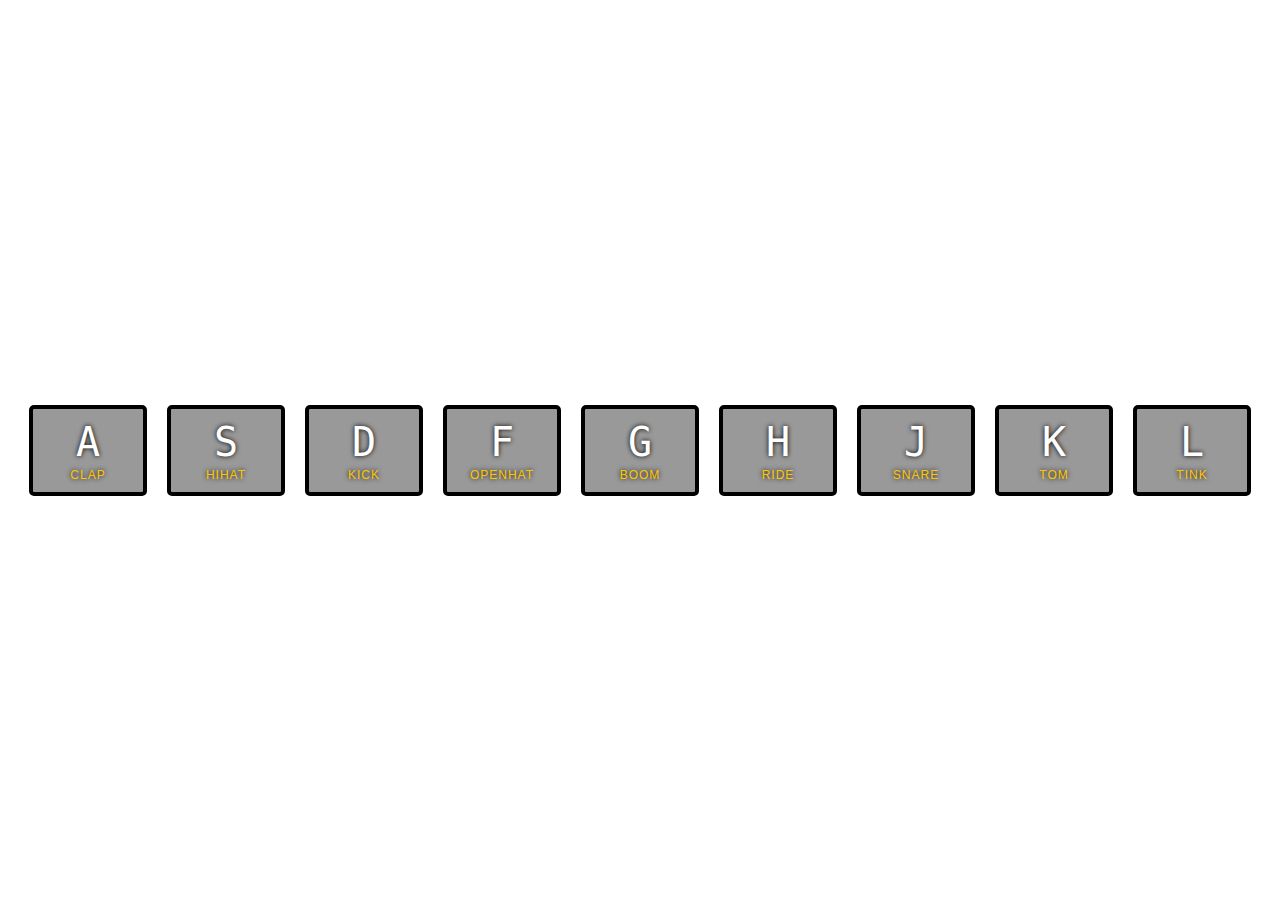
<file: day1/index.html>
<!DOCTYPE html>
<html lang="en">
  <head>
    <meta charset="UTF-8">
    <title>JS Drum Kit</title>
    <link rel="stylesheet" href="style.css">
  </head>
  <body>
    <div class="keys">
      <div data-key="65" class="key">
        <kbd>A</kbd>
        <span class="sound">clap</span>
      </div>
      <div data-key="83" class="key">
        <kbd>S</kbd>
        <span class="sound">hihat</span>
      </div>
      <div data-key="68" class="key">
        <kbd>D</kbd>
        <span class="sound">kick</span>
      </div>
      <div data-key="70" class="key">
        <kbd>F</kbd>
        <span class="sound">openhat</span>
      </div>
      <div data-key="71" class="key">
        <kbd>G</kbd>
        <span class="sound">boom</span>
      </div>
      <div data-key="72" class="key">
        <kbd>H</kbd>
        <span class="sound">ride</span>
      </div>
      <div data-key="74" class="key">
        <kbd>J</kbd>
        <span class="sound">snare</span>
      </div>
      <div data-key="75" class="key">
        <kbd>K</kbd>
        <span class="sound">tom</span>
      </div>
      <div data-key="76" class="key">
        <kbd>L</kbd>
        <span class="sound">tink</span>
      </div>
    </div>

    <audio data-key="65" src="sounds/clap.wav"></audio>
    <audio data-key="83" src="sounds/hihat.wav"></audio>
    <audio data-key="68" src="sounds/kick.wav"></audio>
    <audio data-key="70" src="sounds/openhat.wav"></audio>
    <audio data-key="71" src="sounds/boom.wav"></audio>
    <audio data-key="72" src="sounds/ride.wav"></audio>
    <audio data-key="74" src="sounds/snare.wav"></audio>
    <audio data-key="75" src="sounds/tom.wav"></audio>
    <audio data-key="76" src="sounds/tink.wav"></audio>

    <script src="javascript.js"></script>
  </body>
</html>
</file>
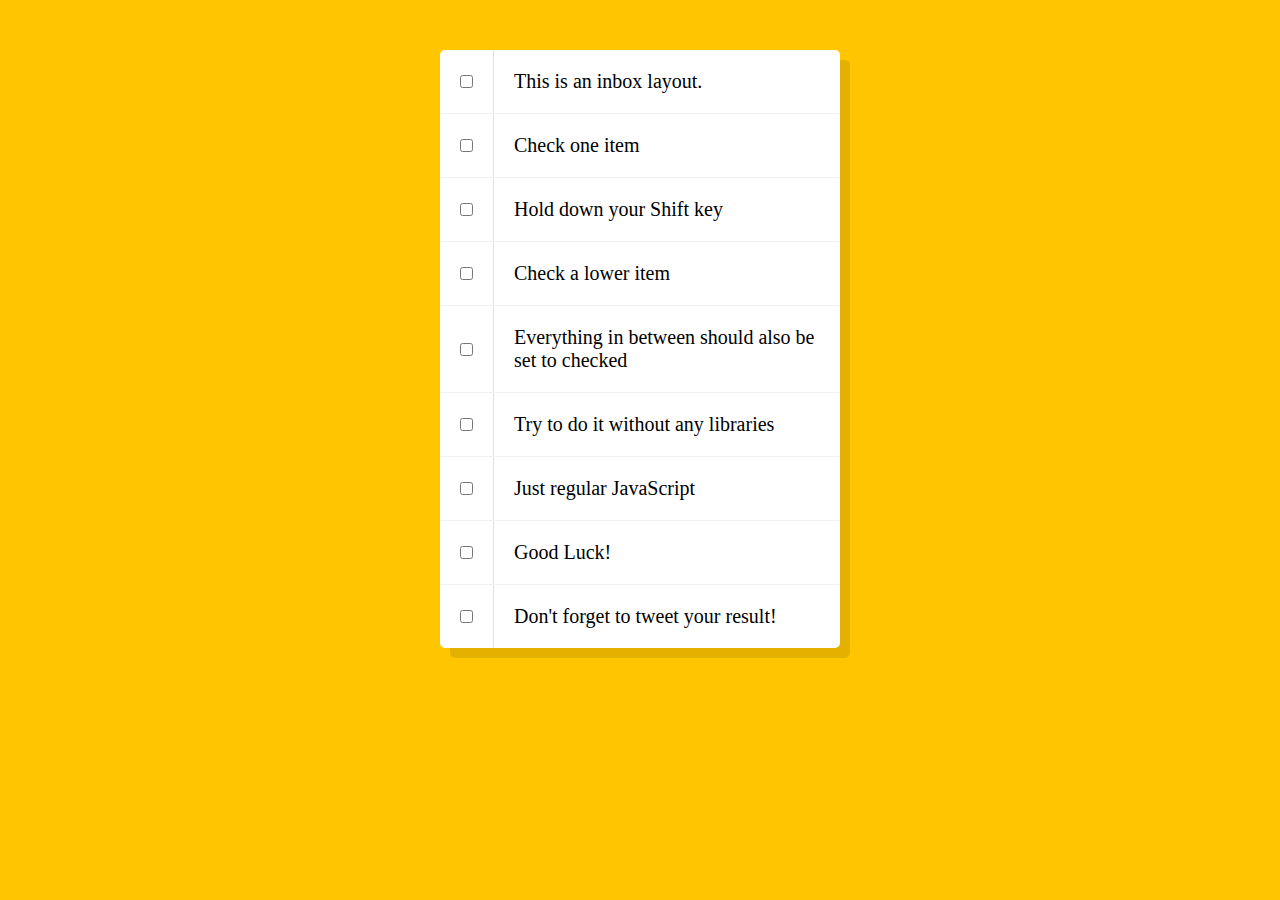
<file: day10/index.html>
<!DOCTYPE html>
<html lang="en">
  <head>
    <meta charset="UTF-8">
    <title>Hold Shift to Check Multiple Checkboxes</title>
    <link rel="stylesheet" href="style.css">
  </head>
  <body>
    <div class="inbox">

      <div class="item">
        <input type="checkbox">
        <p>This is an inbox layout.</p>
      </div>
      <div class="item">
        <input type="checkbox">
        <p>Check one item</p>
      </div>
      <div class="item">
        <input type="checkbox">
        <p>Hold down your Shift key</p>
      </div>
      <div class="item">
        <input type="checkbox">
        <p>Check a lower item</p>
      </div>
      <div class="item">
        <input type="checkbox">
        <p>Everything in between should also be set to checked</p>
      </div>
      <div class="item">
        <input type="checkbox">
        <p>Try to do it without any libraries</p>
      </div>
      <div class="item">
        <input type="checkbox">
        <p>Just regular JavaScript</p>
      </div>
      <div class="item">
        <input type="checkbox">
        <p>Good Luck!</p>
      </div>
      <div class="item">
        <input type="checkbox">
        <p>Don't forget to tweet your result!</p>
      </div>

    </div>
    <script src="javascript.js">
    </script>
  </body>
</html>
</file>
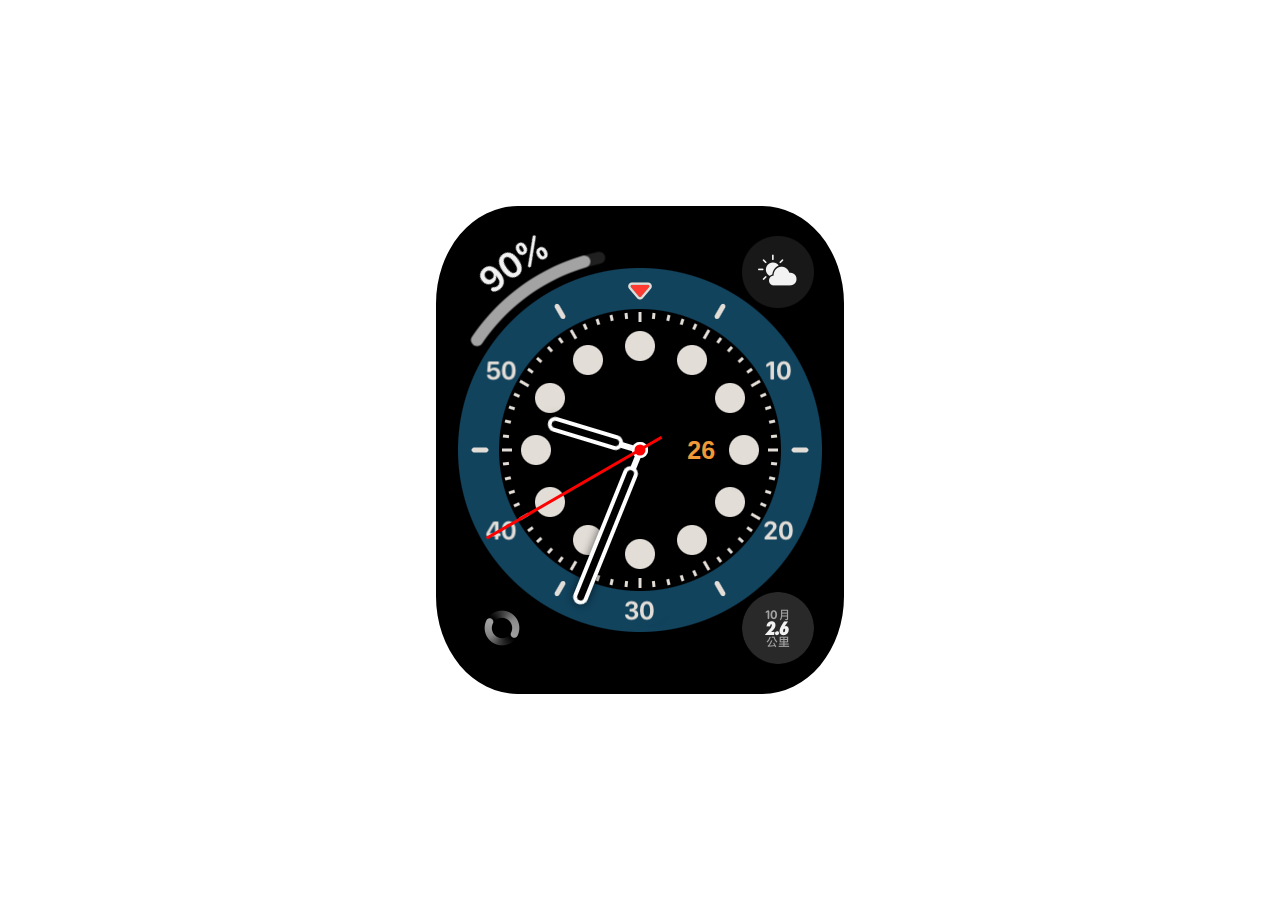
<file: day2/index.html>
<!DOCTYPE html>
<html lang="en">
  <head>
    <meta charset="UTF-8">
    <title>Apple Watch Clock</title>
    <link rel="stylesheet" href="style.css">
  </head>
  <body>
      <div class="clock">

        <div class="date">00</div>         

        <div class="clock-face">
          <div class="hour-hand">
            <div class="pointer"></div>
            <div class="hour-pointer"></div>
          </div>
          <div class="min-hand">
            <div class="pointer"></div>
            <div class="min-pointer"></div>
          </div>
        </div>

        <div class="centerW"></div>
        <div class="centerR"></div>  



        <div class="clock-face">
          <div class="second-hand"></div>
        </div>



      </div>
    <script src="javascript.js"></script>
  </body>
</html>
</file>
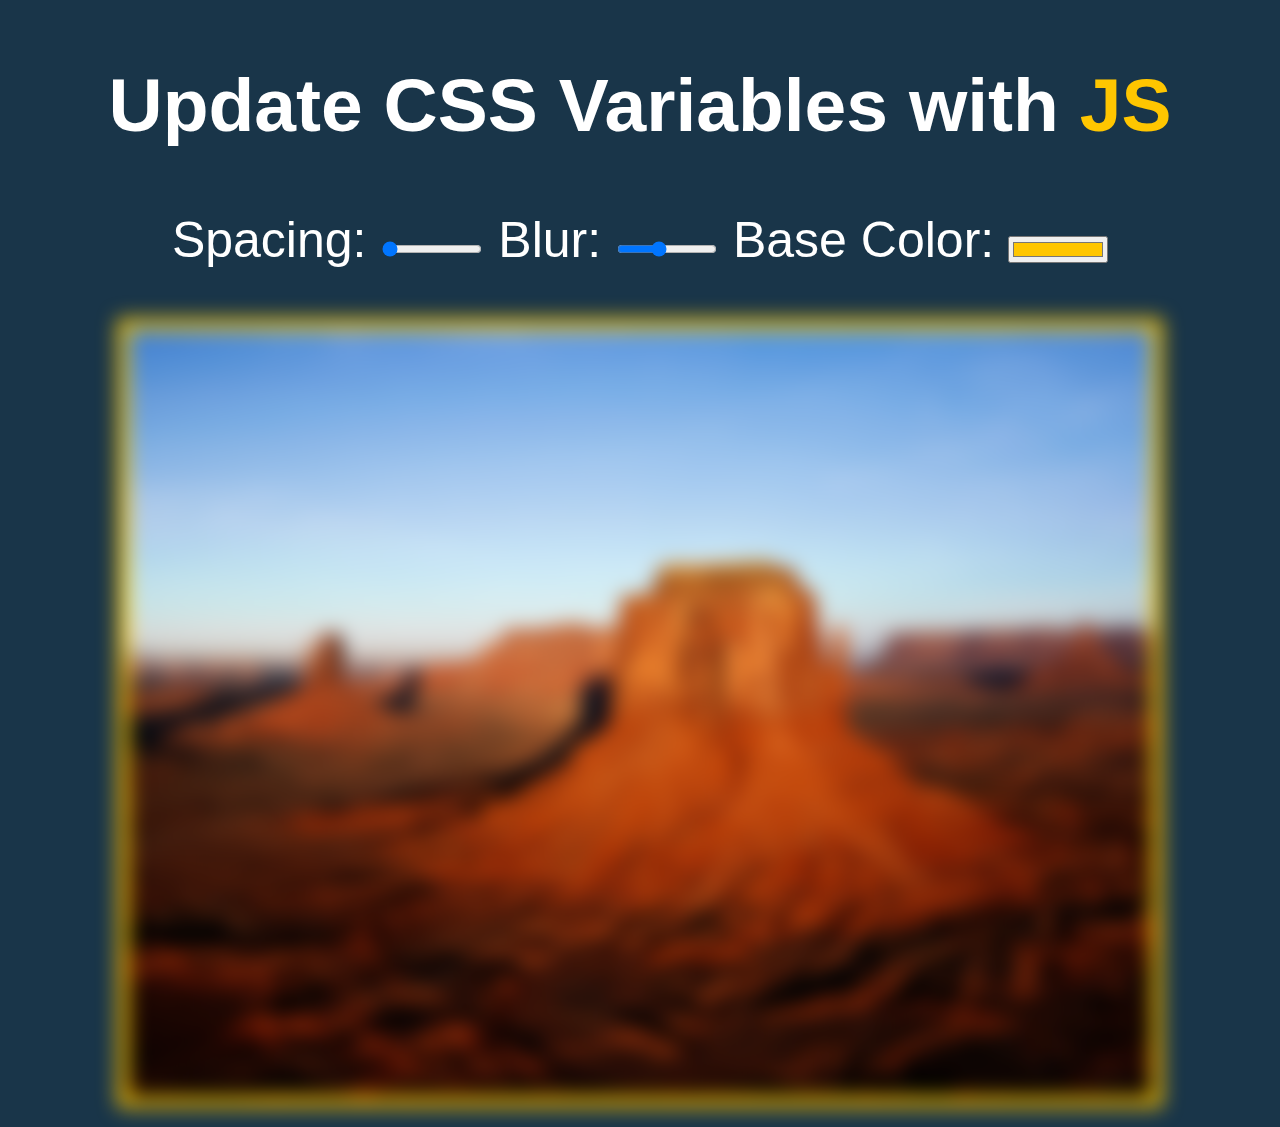
<file: day3/index.html>
<!DOCTYPE html>
<html lang="en">
<head>
  <meta charset="UTF-8">
  <title>Scoped CSS Variables and JS</title>
  <link rel="stylesheet" href="style.css">
</head>
<body>
  <h2>Update CSS Variables with <span class='hl'>JS</span></h2>
  
  <div class="controls">
    <label for="spacing">Spacing:</label>
    <input type="range" id="spacing" name="spacing" min="10" max="200" value="10" data-sizing="px">

    <label for="blur">Blur:</label>
    <input type="range" id="blur" name="blur" min="0" max="25" value="10" data-sizing="px">

    <label for="base">Base Color:</label>
    <input type="color" id="base" name="base" value="#ffc600">
  </div>

  <img src="photo.jpg">

  <script src="javascript.js"></script>

</body>
</html>
</file>
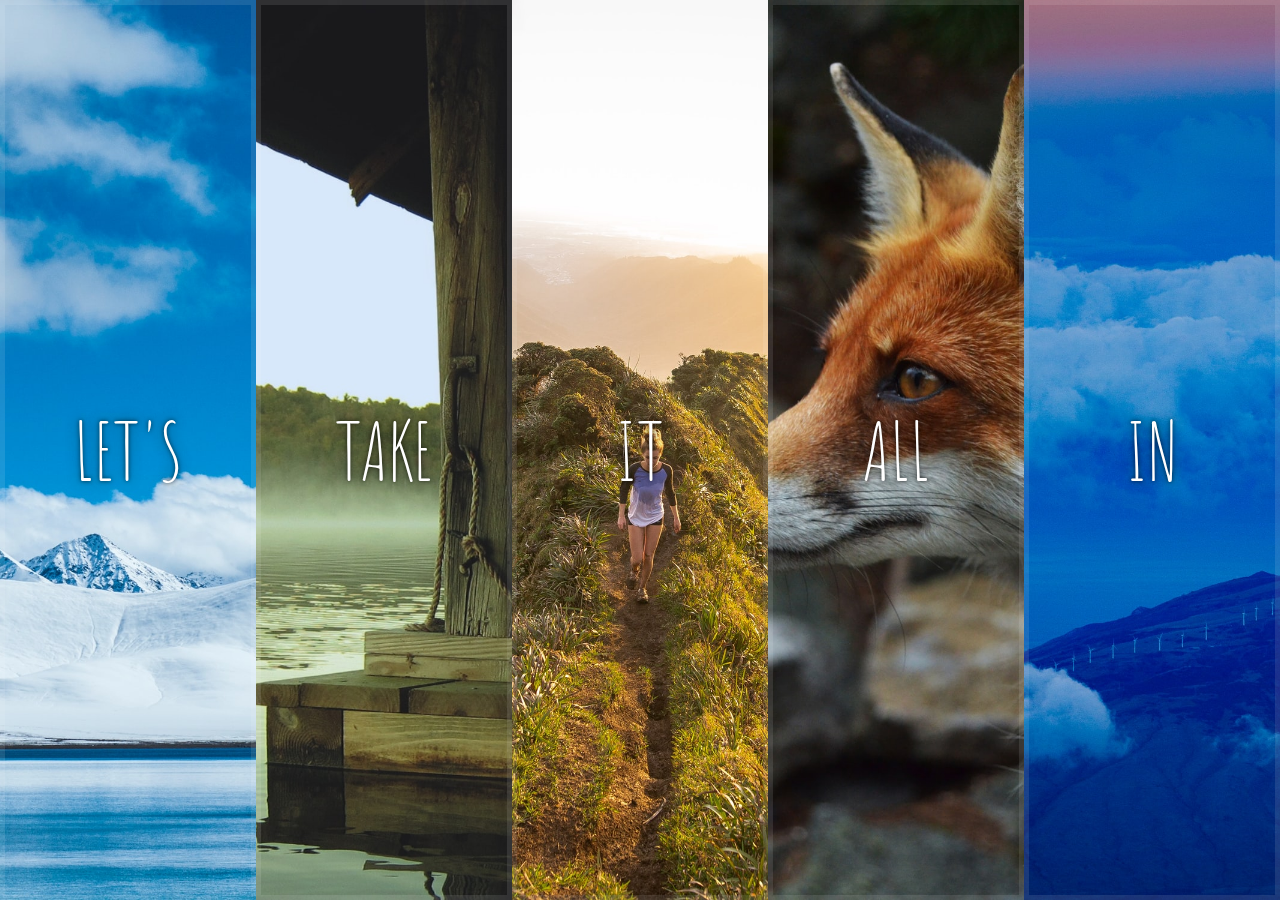
<file: day5/index.html>
<!DOCTYPE html>
<html lang="en">
  <head>
    <meta charset="UTF-8">
    <title>Flex Panels 💪</title>
    <link href='https://fonts.googleapis.com/css?family=Amatic+SC' rel='stylesheet' type='text/css'>
    <link rel="stylesheet" href="style-start3.css">
  </head>
  <body>
    <div class="panels">
      <div class="panel panel1">
        <p>Hey</p>
        <p>Let's</p>
        <p>Dance</p>
      </div>
      <div class="panel panel2">
        <p>Give</p>
        <p>Take</p>
        <p>Receive</p>
      </div>
      <div class="panel panel3">
        <p>Experience</p>
        <p>It</p>
        <p>Today</p>
      </div>
      <div class="panel panel4">
        <p>Give</p>
        <p>All</p>
        <p>You can</p>
      </div>
      <div class="panel panel5">
        <p>Life</p>
        <p>In</p>
        <p>Motion</p>
      </div>
    </div>
    <script src="javascript.js"></script>
  </body>
</html>
</file>
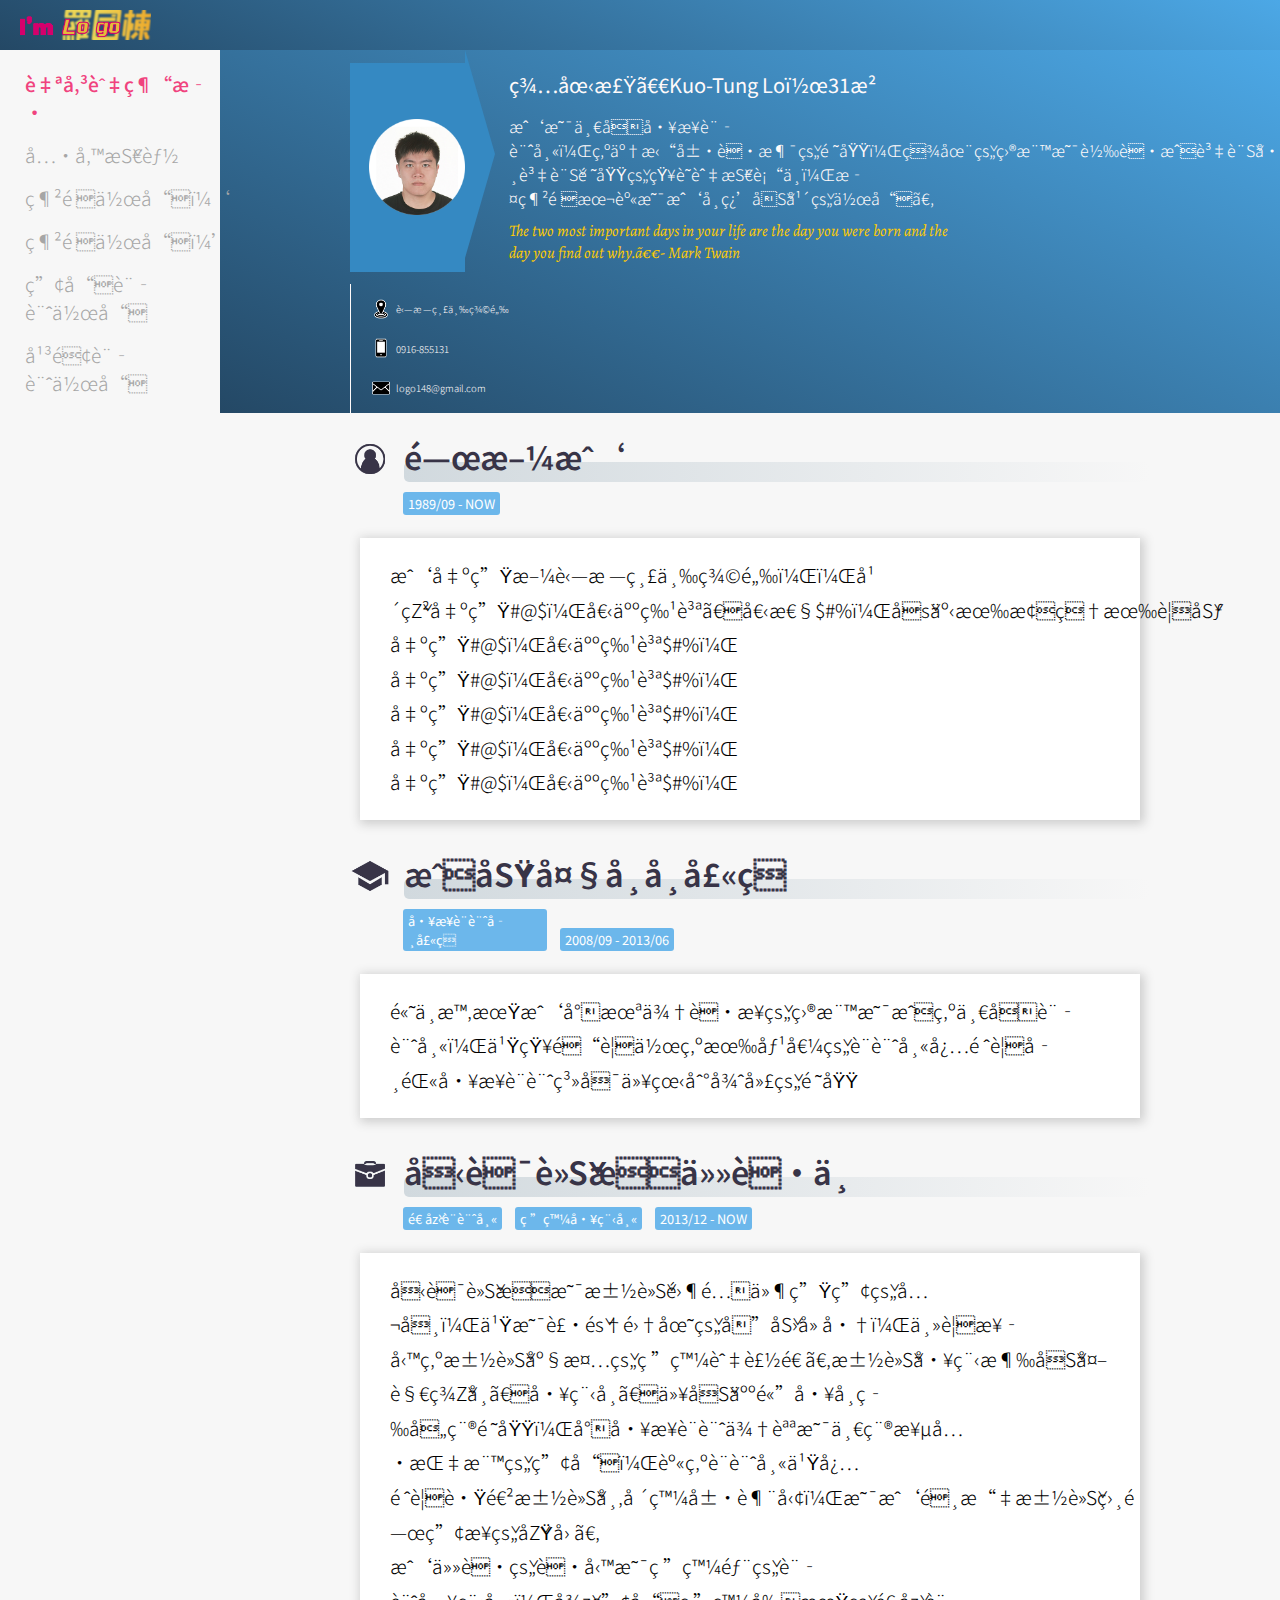
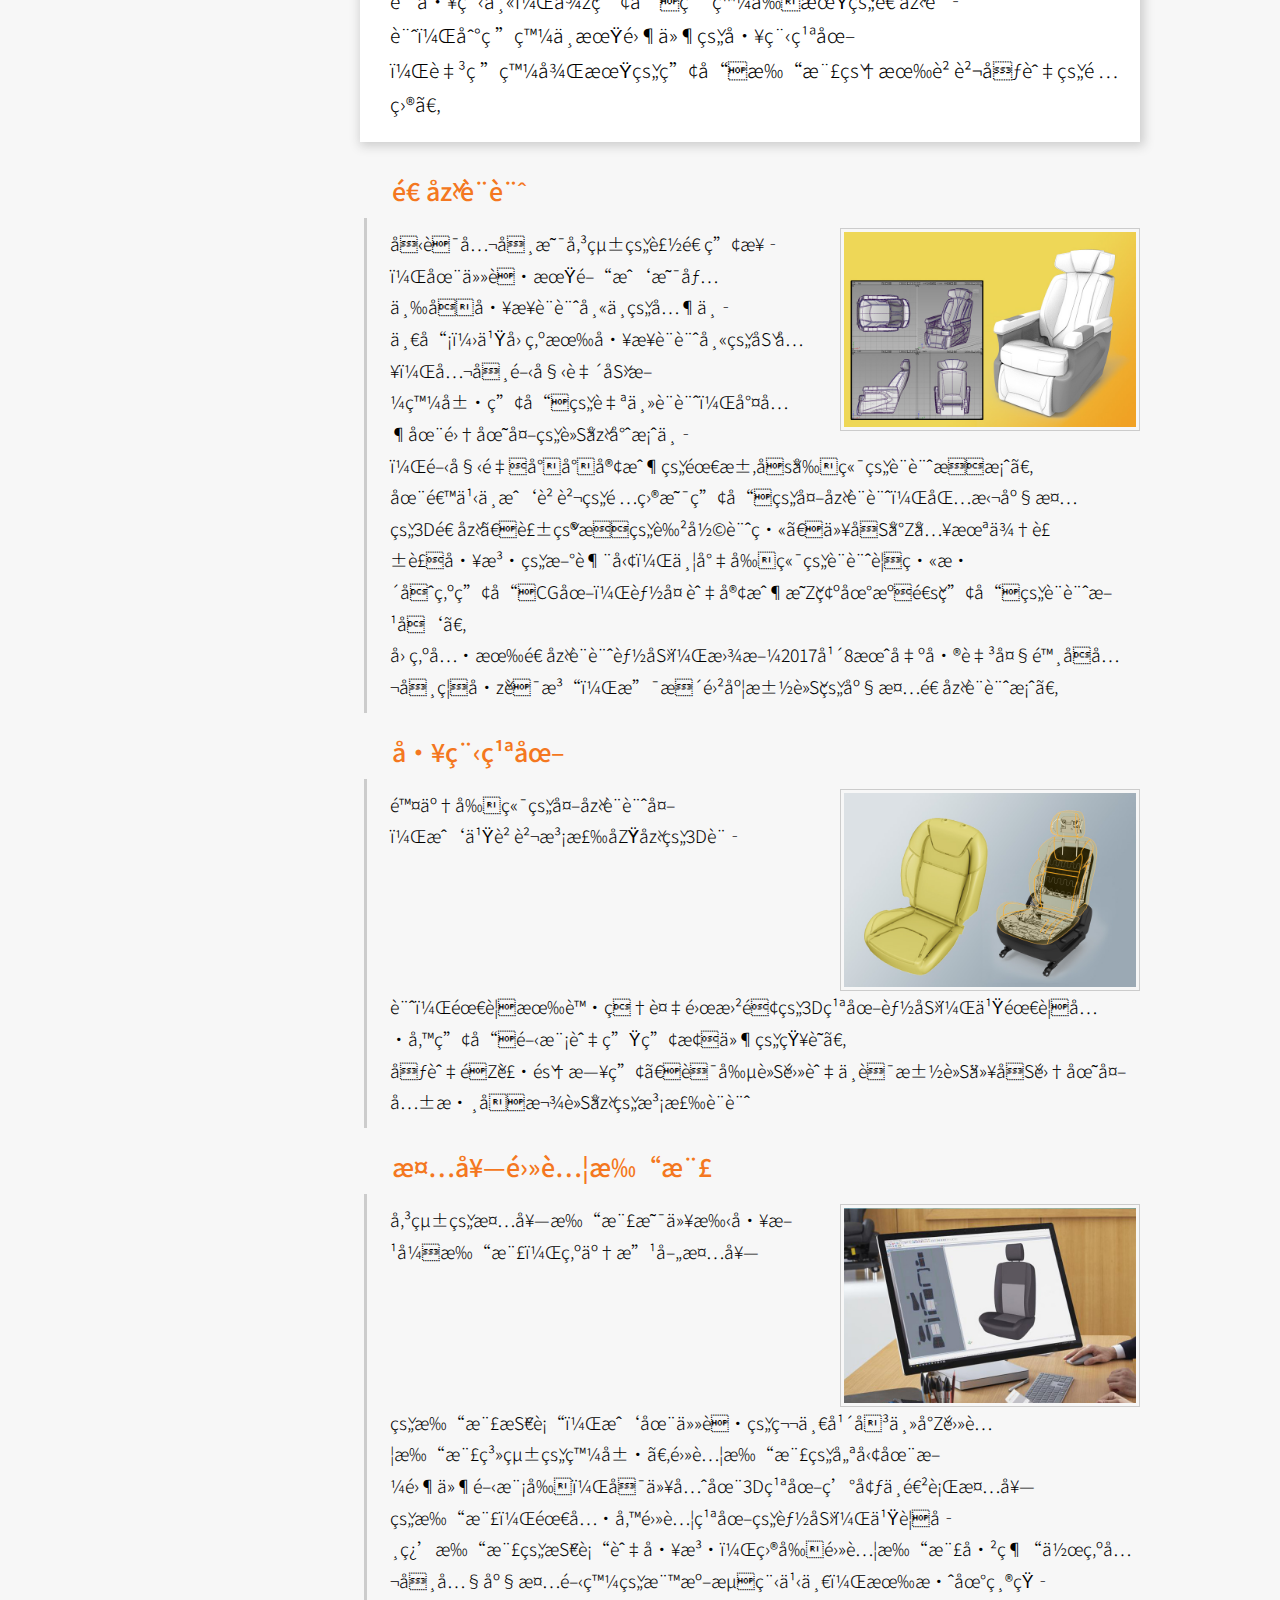
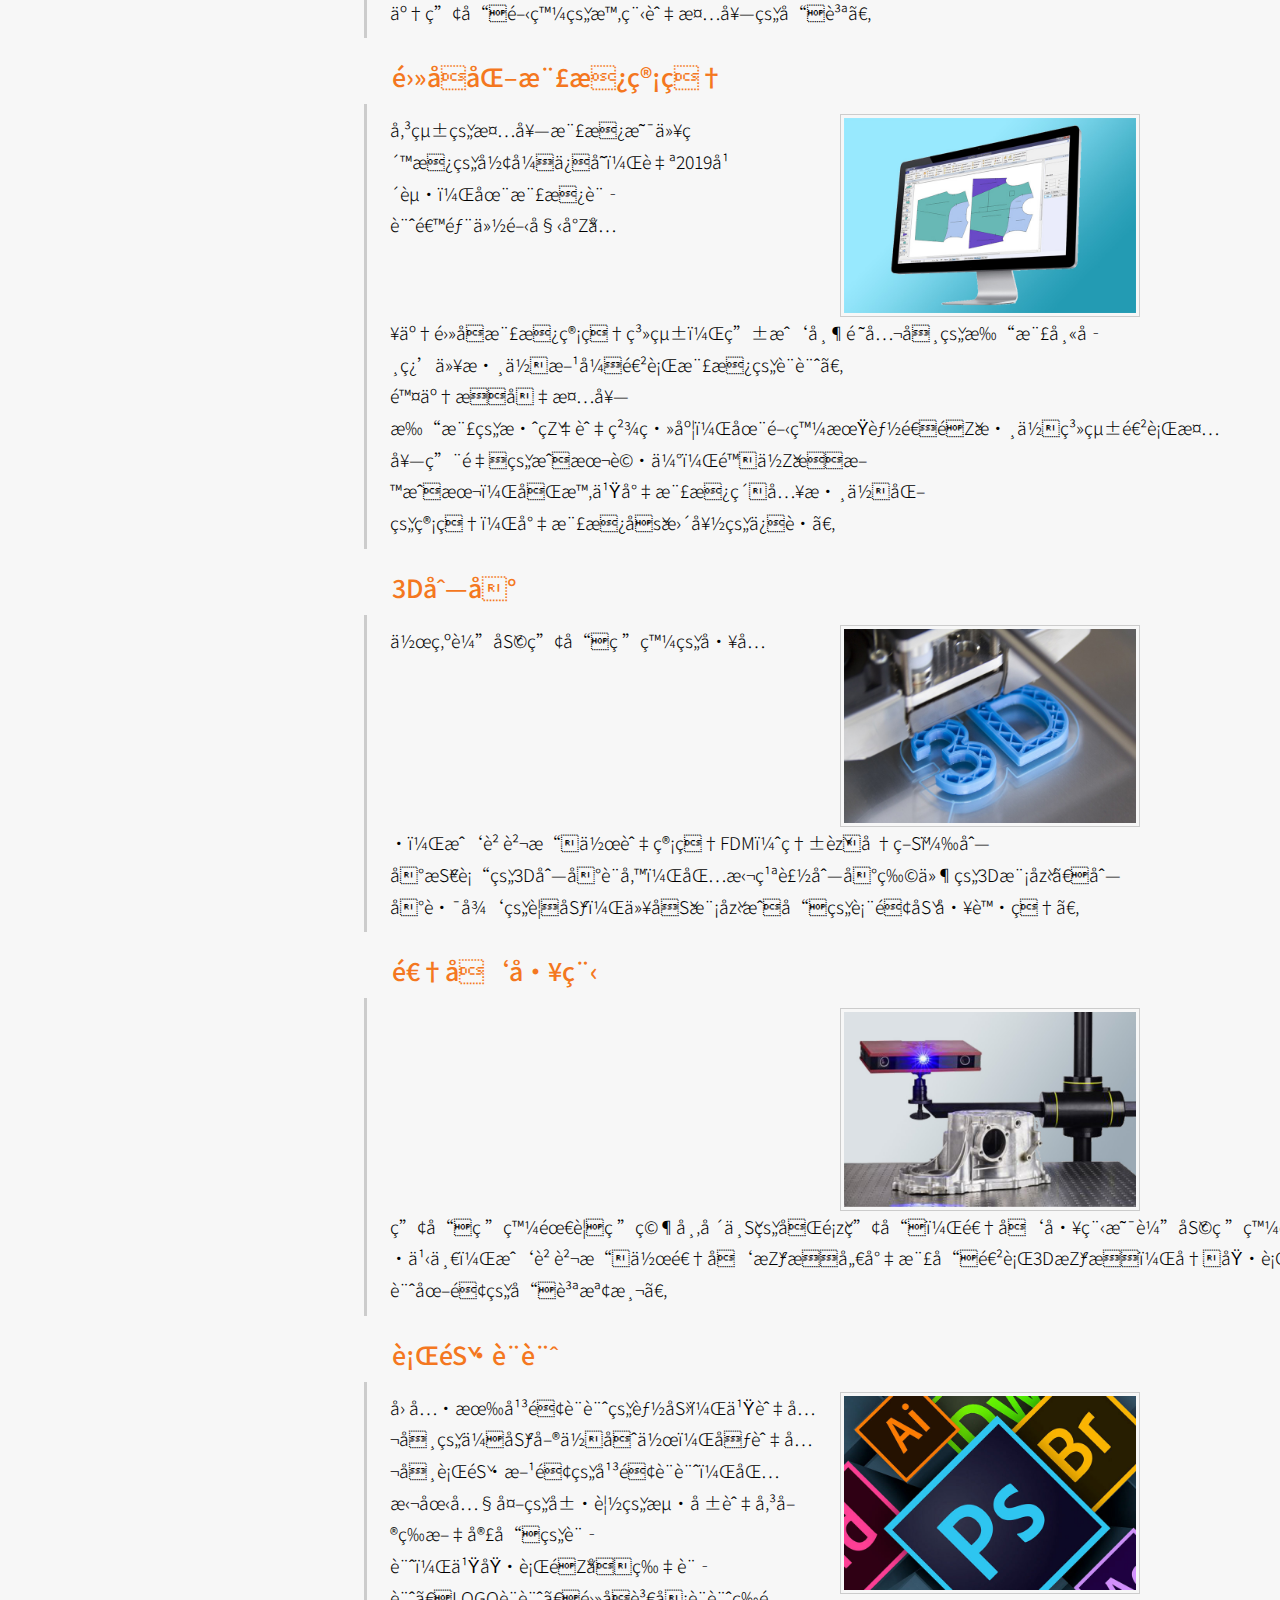
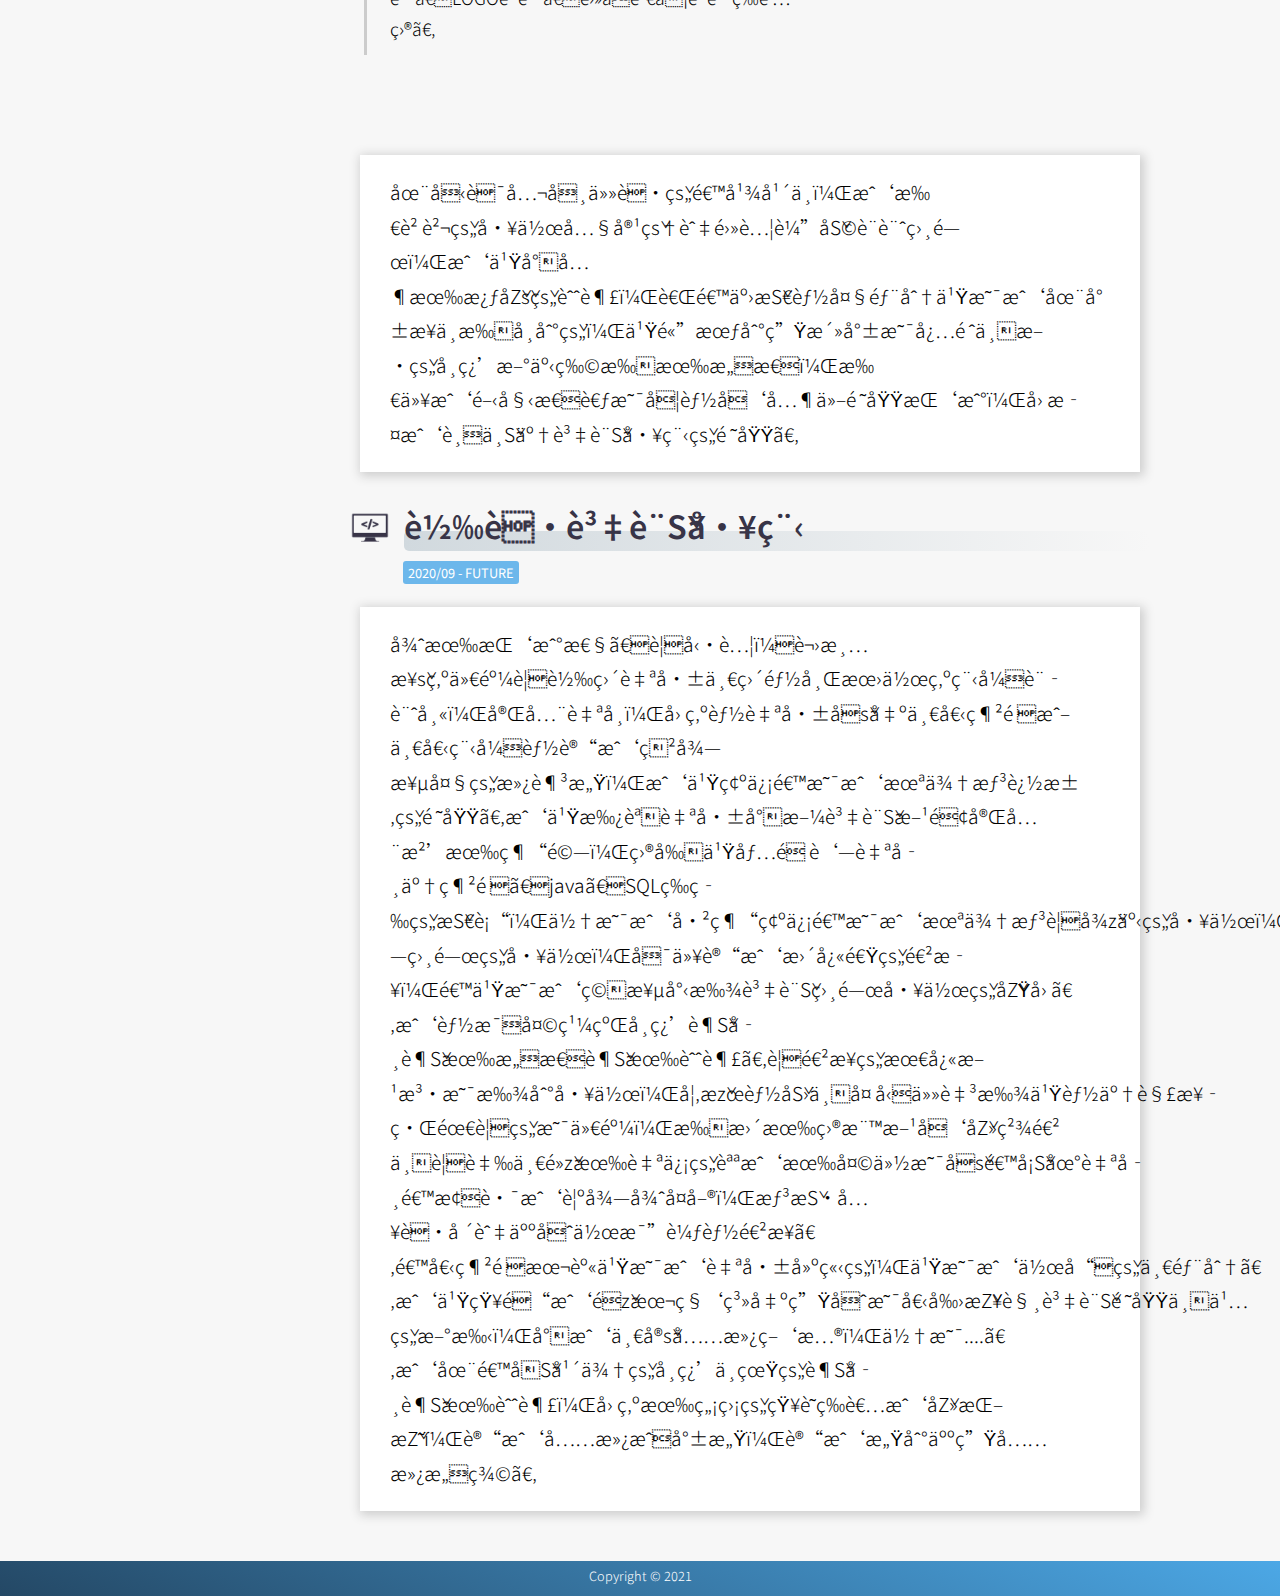
<file: myportfolio/index.html>
<!DOCTYPE html>
<html lang="en">

<head>
	<meta charset="UFT-8">
	<meta name="viewport" content="width=device-width, initial-scale=1.0, shrink-to-fit=no">
	<meta name="format-detection" content="telephone=no">
	<title>My Portdolio</title>
	<link rel="preconnect" href="https://fonts.gstatic.com">
	<link href="https://fonts.googleapis.com/css2?family=Noto+Sans+TC:wght@100;300;400;500;700;900&display=swap" rel="stylesheet">
	<link href="https://fonts.googleapis.com/css2?family=Alegreya:ital,wght@0,400;0,500;1,400&display=swap" rel="stylesheet">
	<link rel="stylesheet" href="styles/my_style.css">
	<link rel="stylesheet" href="styles/aboutme_style.css">
</head>

<body>
	<input type="checkbox" id="menu_control">
	<div class="header">
		<div class="logo">
			<a href="index.html"><img src="images/logo.png" height="30"></a>
		</div>
		<label for="menu_control" class="menu_btn">
			<span>選單</span>
		</label>
	</div>
	<div class="content">
		<div class="banner">
			<div class="container">
				<div class="headshot">
				<img src="images/logotung.png" alt="banner">
				</div>
				<div class="brief">
					<h2>羅國棟　Kuo-Tung Lo｜31歲</h2>
					<p>我是一名工業設計師，為了拓展職涯的領域，現在的目標是轉職成資訊工程師，自學資訊領域的知識與技術中，此網頁本身是我學習半年的作品。</p>
					<blockquote>The two most important days in your life are the day you were born and the day you find out why.　- Mark Twain</blockquote>
				</div>
				<ul class="contact">
					<li><img src="images/icon/location.png" width="20"><span>苗栗縣三義鄉</span></li>
					<li><img src="images/icon/phone.png" width="20"><span>0916-855131</span></li>
					<li><img src="images/icon/email.png" width="20"><span>logo148@gmail.com</span></li>
				</ul>
			</div>
		</div>
		<div class="intro">
			<img src="images/icon/me.png" width="40" height="40">
			<h2>關於我</h2>
			<div class="tags"><span>1989/09 - NOW</span></div>
			<p>我出生於苗栗縣三義鄉，，年玲出生#@$，個人特質、個性$#%，做事有條理有規劃<br>出生#@$，個人特質$#%，<br>出生#@$，個人特質$#%，<br>出生#@$，個人特質$#%，<br>出生#@$，個人特質$#%，<br>出生#@$，個人特質$#%，<br></p>
			<img src="images/icon/study.png" width="40" height="40">
			<h2>成功大學學士班</h2>
			<div class="tags"><span>工業設計學士班</span><span>2008/09 - 2013/06</span></div>
			<p>高中時期我對未來職業的目標是成為一名設計師，也知道要作為有價值的設計師必須要學錫工業設計系可以看到很廣的領域</p>
			<img src="images/icon/work.png" width="40" height="40">
			<h2>友聯車材任職中</h2>
			<div class="tags"><span>造型設計師</span><span>研發工程師</span><span>2013/12 - NOW</span></div>
			<p class="beginning">友聯車材是汽車零配件生產的公司，也是裕隆集團的協力廠商，主要業務為汽車座椅的研發與製造。汽車工程涉及外觀美學、工程學、以及人體工學等各種領域，對工業設計來說是一種極具指標的產品，身為設計師也必須要跟進汽車市場發展趨勢，是我選擇汽車相關產業的原因。<br>我任職的職務是研發部的設計工程師，從產品研發前期的造型設計，到研發中期零件的工程繪圖，至研發後期的產品打樣皆有負責參與的項目。</p>
			<h3>造型設計</h3>
			<div class="txt">
			<img src="images/style.jpg" width="200">
			<p>友聯公司是傳統的製造產業，在任職期間我是僅三名工業設計師中的其中一員；也因為有工業設計師的加入，公司開始致力於發展產品的自主設計，尤其在集團外的車型專案中，開始針對對客戶的需求做前端的設計提案。<br>在這之中我負責的項目是產品的外型設計，包括座椅的3D造型、裱皮材的色彩計畫、以及導入未來裱裝工法的新趨勢，並將前端的設計規畫整合為產品CG圖，能夠與客戶明確地溝通產品的設計方向。<br>因為具有造型設計能力，曾於2017年8月出差至大陸子公司福州聯泓，支援雲度汽車的座椅造型設計案。</p>
			</div>
			<h3>工程繪圖</h3>
			<div class="txt">
			<img src="images/pad.jpg" width="200">
			<p>除了前端的外型設計外，我也負責泡棉原型的3D設計，需要有處理複雜曲面的3D繪圖能力，也需要具備產品開模與生產條件的知識。<br>參與過裕隆日產、華創車電與中華汽車以及集團外共數十款車型的泡棉設計</p>
			</div>
			<h3>椅套電腦打樣</h3>
			<div class="txt">
			<img src="images/dc.jpg" width="200">
			<p>傳統的椅套打樣是以手工方式打樣，為了改善椅套的打樣技術，我在任職的第一年即主導電腦打樣系統的發展。電腦打樣的優勢在於零件開模前，可以先在3D繪圖環境中進行椅套的打樣，需具備電腦繪圖的能力，也要學習打樣的技術與工法，目前電腦打樣已經作為公司內座椅開發的標準流程之一，有效地縮短了產品開發的時程與椅套的品質。</p>
			</div>
			<h3>電子化樣板管理</h3>
			<div class="txt">
			<img src="images/am.jpg" width="200">
			<p>傳統的椅套樣板是以紙板的形式保存，自2019年起，在樣板設計這部份開始導入了電子樣板管理系統，由我帶領公司的打樣師學習以數位方式進行樣板的設計。<br>除了提升椅套打樣的效率與精緻度，在開發期能透過數位系統進行椅套用量的成本評估，降低材料成本，同時也將樣板納入數位化的管理，將樣板做更好的保護。</p>
			</div>
			<h3>3D列印</h3>
			<div class="txt">
			<img src="images/3dprint.jpg" width="200">
			<p>作為輔助產品研發的工具，我負責操作與管理FDM（熱融堆疊）列印技術的3D列印設備，包括繪製列印物件的3D模型、列印路徑的規劃，以及模型成品的表面加工處理。</p>
			</div>
			<h3>逆向工程</h3>
			<div class="txt">
			<img src="images/scan.jpg" width="200">
			<p>產品研發需要研究市場上的同類產品，逆向工程是輔助研發的工具之一，我負責操作逆向掃描儀將樣品進行3D掃描，再執行樣品的逆向建模，也能夠進行產品與設計圖面的品質檢測。</p>
			</div>
			<h3>行銷設計</h3>
			<div class="txt">
			<img src="images/gd.jpg" width="200">
			<p>因具有平面設計的能力，也與公司的企劃單位合作，參與公司行銷方面的平面設計，包括國內外的展覽的海報與傳單等文宣品的設計，也執行過名片設計、LOGO設計、電子賀卡設計等項目。</p>
			</div>

			<p class="end">在友聯公司任職的這幾年中，我所負責的工作內容皆與電腦輔助設計相關，我也對其有濃厚的興趣，而這些技能大部分也是我在就業中才學到的，也體會到生活就是必須不斷的學習新事物才有意思，所以我開始思考是否能向其他領域挑戰，因此我踏上了資訊工程的領域。</p>			
			<img src="images/icon/coding.png" width="40" height="40">
			<h2>轉職資訊工程</h2>
			<div class="tags"><span>2020/09 - FUTURE</span></div>
			<p>很有挑戰性、要動腦！講清楚為什麼要轉直自己一直都希望作為程式設計師，完全自學，因為能自己做出一個網頁或一個程式能讓我獲得極大的滿足感，我也確信這是我未來想追求的領域。我也承認自己對於資訊方面完全沒有經驗，目前也僅靠著自學了網頁、java、SQL等等的技術，但是我已經確信這是我未來想要從事的工作，若能有機會獲得相關的工作，可以讓我更快速的進步，這也是我積極尋找資訊相關工作的原因。我能每天繼續學習越學越有意思越有興趣。要進步的最快方法是找到工作，如果能力不夠勝任至找也能了解業界需要的是什麼，才更有目標方向去精進
				不要臉一點有自信的說我有天份是做這塊地自學這條路我覺得很孤單，想投入職場與人合作比較能進步。這個網頁本身也是我自己建立的，也是我作品的一部分。我也知道我非本科系出生又是個剛接觸資訊領域不久的新手，對我一定充滿疑慮，但是....。我在這半年來的學習中真的越學越有興趣，因為有無盡的知識等者我去挖掘，讓我充滿成就感，讓我感到人生充滿意義。</p>
		</div>
	</div>
	<nav>
		<a class="nowpage" href="index.html">自傳與經歷</a>
		<a href="myskills.html">具備技能</a>
		<a href="tic-tac-toe.html">網頁作品１</a>
		<a href="movielist.html">網頁作品２</a>
		<a href="productdesign.html">產品設計作品</a>
		<a href="graphicdesign.html">平面設計作品</a>
	</nav>
	<footer>
		<p>Copyright &copy; 2021</p>
	</footer>
	<script src="scripts/jquery-3.5.1.js"></script>
	<script src="scripts/my_scripts.js"></script>
	<script src="scripts/jquery.idTabs.min.js"></script>
</body>

</html>
</file>
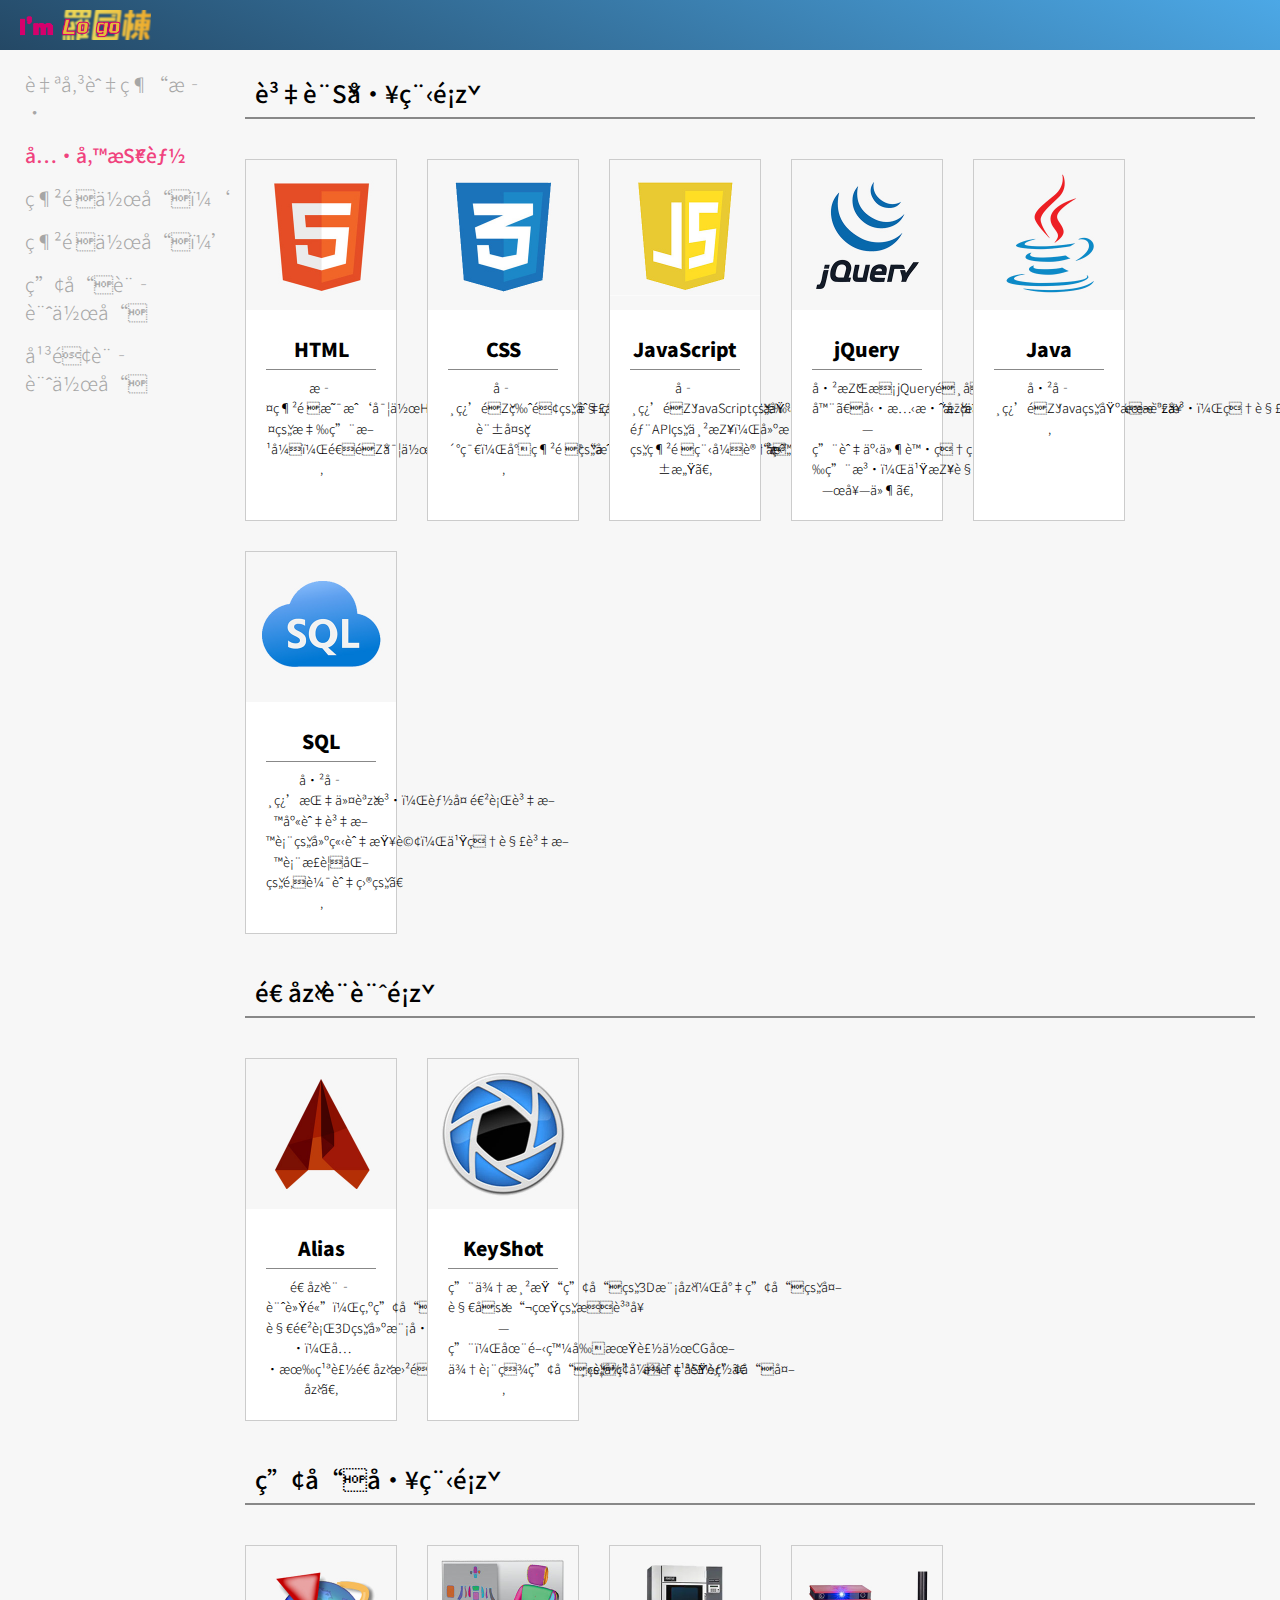
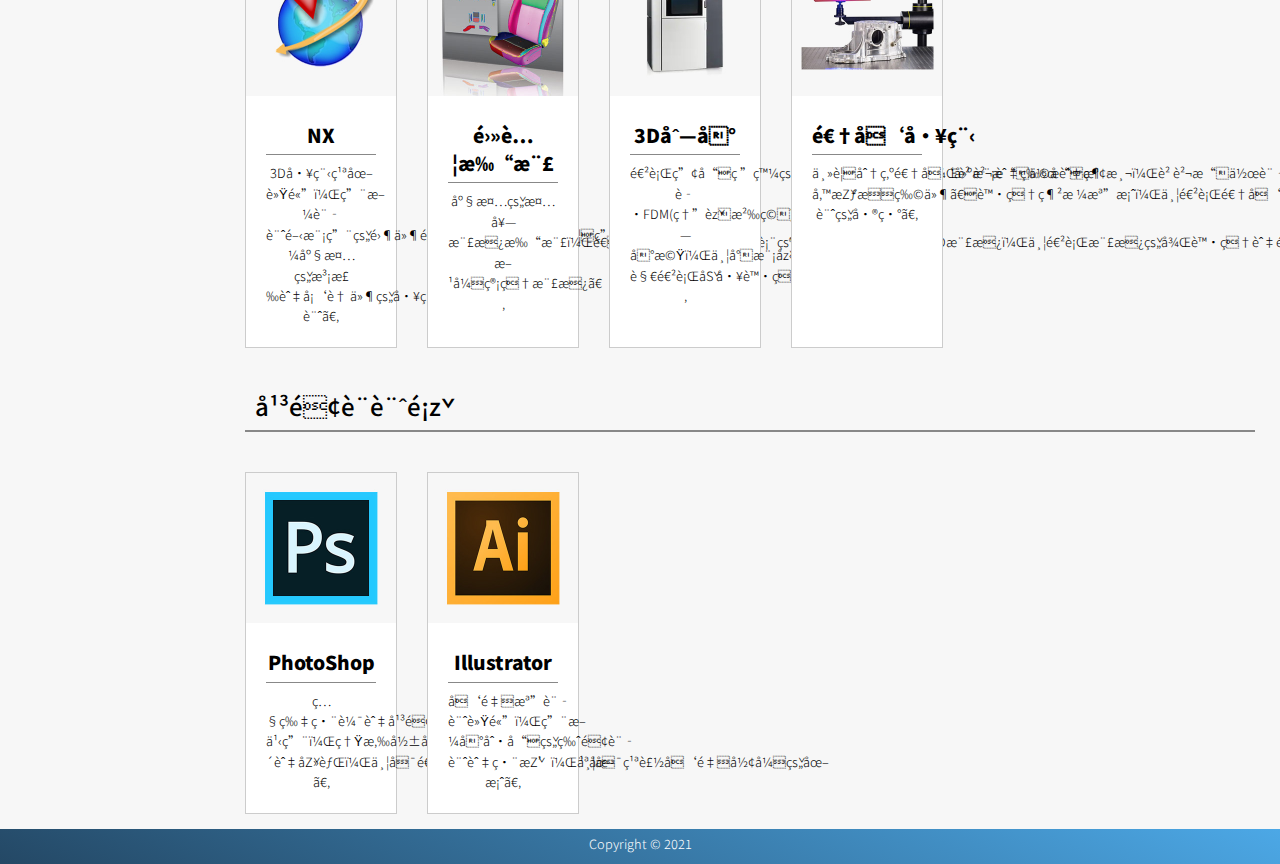
<file: myportfolio/myskills.html>
<!DOCTYPE html>
<html lang="en">

<head>
	<meta charset="UFT-8">
	<meta name="viewport" content="width=device-width, initial-scale=1.0, shrink-to-fit=no">
	<title>具備技能</title>
	<link rel="preconnect" href="https://fonts.gstatic.com">
	<link href="https://fonts.googleapis.com/css2?family=Noto+Sans+TC:wght@100;300;400;500;700;900&display=swap" rel="stylesheet">
	<link rel="stylesheet" href="styles/my_style.css">
	<link rel="stylesheet" href="styles/skills_style.css">
</head>

<body>
	<input type="checkbox" id="menu_control">
	<div class="header">
		<div class="logo">
			<a href="index.html"><img src="images/logo.png" height="30"></a>
		</div>
		<label for="menu_control" class="menu_btn">
			<span>選單</span>
		</label>
	</div>
	<div class="content">
		<h2>資訊工程類</h2>
		<div class="skillcontent">
			<div class="skill">
				<img src="images/skills/html.jpg">
				<div class="txt">
				<h2>HTML</h2>
					<p>此網頁是我實作HTML的成果，了解標籤的應用方式，透過實作HTML原始架構讓我能確實打好網站的基礎。</p>
				</div>
			</div>
			<div class="skill">
				<img src="images/skills/css.jpg">
				<div class="txt">
					<h2>CSS</h2>
					<p>學習過版面的切版技巧，透過手刻CSS的過程釐清許多細節，對網頁的呈現形式有了各種表現手法。</p>
				</div>
			</div>
			<div class="skill">
				<img src="images/skills/javascript.jpg">
				<div class="txt">
					<h2>JavaScript</h2>
					<p>學習過JavaScript的基本指令碼，也實作過與外部API的串接，建構一個邏輯化的網頁程式讓我擁有成就感。</p>
				</div>
			</div>
			<div class="skill">
				<img src="images/skills/jquery.jpg">
				<div class="txt">
					<h2>jQuery</h2>
					<p>已掌握jQuery選取器、動態效果、控制DOM、式樣套用與事件處理等用法，也接觸過jQuery的相關套件。</p>
				</div>
			</div>
			<div class="skill">
				<img src="images/skills/java.jpg">
				<div class="txt">
					<h2>Java</h2>
					<p>已學習過Java的基本語法，理解物件導向帶來的開發優點，目前能夠使用JavaSwing來撰寫桌面的小程式。</p>
				</div>
			</div>
			<div class="skill">
				<img src="images/skills/sql.jpg">
				<div class="txt">
					<h2>SQL</h2>
					<p>已學習指令語法，能夠進行資料庫與資料表的建立與查詢，也理解資料表正規化的邏輯與目的。</p>
				</div>
			</div>
		</div>
		<h2>造型設計類</h2>
		<div class="skillcontent">
			<div class="skill">
				<img src="images/skills/alias.jpg">
				<div class="txt">
					<h2>Alias</h2>
					<p>造型設計軟體，為產品外觀進行3D的建模工具，具有繪製造型曲面的能力，目前主要用來繪製產品外型。</p>
				</div>
			</div>
			<div class="skill">
				<img src="images/skills/keyshot.jpg">
				<div class="txt">
					<h2>KeyShot</h2>
					<p>用來渲染產品的3D模型，將產品的外觀做擬真的材質套用，在開發前期製作CG圖來表現產品的形式與功能。</p>
				</div>
			</div>
		</div>
		<h2>產品工程類</h2>
		<div class="skillcontent">
			<div class="skill">
				<img src="images/skills/nx.jpg">
				<div class="txt">
					<h2>NX</h2>
					<p>3D工程繪圖軟體，用於設計開模用的零件部品，目前主要用於座椅的泡棉與塑膠件的工程設計。</p>
				</div>
			</div>
			<div class="skill">
				<img src="images/skills/plate.jpg">
				<div class="txt">
					<h2>電腦打樣</h2>
					<p>座椅的椅套樣板打樣，透過3D模型模擬表皮材再展開為2D樣板，並進行樣板的後處理與透過電子化方式管理樣板。</p>
				</div>
			</div>
			<div class="skill">
				<img src="images/skills/3dprint.jpg">
				<div class="txt">
					<h2>3D列印</h2>
					<p>進行產品研發的零件打樣時，負責操作與維護FDM(熔融沉積)技術的3D列印機，並對模型的外觀進行加工處理。</p>
				</div>
			</div>
			<div class="skill">
				<img src="images/skills/reverse.jpg">
				<div class="txt">
					<h2>逆向工程</h2>
					<p>主要分為逆向建模與物品檢測，負責操作設備掃描物件、處理網格檔案，並進行逆向建模以及檢測設計的差異。</p>
				</div>
			</div>
		</div>
		<h2>平面設計類</h2>
		<div class="skillcontent">
			<div class="skill">
				<img src="images/skills/photoshop.jpg">
				<div class="txt">
					<h2>PhotoShop</h2>
					<p>照片編輯與平面繪圖之用，熟悉影像的調整與去背，並可進行產品的概念繪圖。</p>
				</div>
			</div>
			<div class="skill">
				<img src="images/skills/illustrator.jpg">
				<div class="txt">
					<h2>Illustrator</h2>
					<p>向量檔設計軟體，用於印刷品的版面設計與編排，並可繪製向量形式的圖案。</p>
				</div>
			</div>
		</div>
	</div>
	<nav>
		<a href="index.html">自傳與經歷</a>
		<a class="nowpage" href="myskills.html">具備技能</a>
		<a href="tic-tac-toe.html">網頁作品１</a>
		<a href="movielist.html">網頁作品２</a>
		<a href="productdesign.html">產品設計作品</a>
		<a href="graphicdesign.html">平面設計作品</a>
	</nav>
	<footer>
		<p>Copyright &copy; 2021</p>
	</footer>
	<script src="scripts/jquery-3.5.1.js"></script>
	<script src="scripts/my_scripts.js"></script>
	<script src="scripts/jquery.idTabs.min.js"></script>
</body>

</html>
</file>
<file: day1/style.css>
html {
  font-size: 10px;
  background: url(http://i.imgur.com/b9r5sEL.jpg) bottom center;
  background-size: cover;
}
body,html {
  margin: 0;
  padding: 0;
  font-family: sans-serif;
}

.keys {
  display: flex;
  flex: 1;
  min-height: 100vh;
  align-items: center;
  justify-content: center;
}

.key {
  border: .4rem solid black;
  border-radius: .5rem;
  margin: 1rem;
  font-size: 1.5rem;
  padding: 1rem .5rem;
  transition: all .07s ease;
  width: 10rem;
  text-align: center;
  color: white;
  background: rgba(0,0,0,0.4);
  text-shadow: 0 0 .5rem black;
}

.playing {
  transform: scale(1.1);
  border-color: #ffc600;
  box-shadow: 0 0 1rem #ffc600;
}

kbd {
  display: block;
  font-size: 4rem;
}

.sound {
  font-size: 1.2rem;
  text-transform: uppercase;
  letter-spacing: .1rem;
  color: #ffc600;
}
</file>
<file: day10/style.css>
html {
  font-family: sans-serif;
  background: #ffc600;
}

.inbox {
  max-width: 400px;
  margin: 50px auto;
  background: white;
  border-radius: 5px;
  box-shadow: 10px 10px 0 rgba(0,0,0,0.1);
}

.item {
  display: flex;
  align-items: center;
  border-bottom: 1px solid #F1F1F1;
}

.item:last-child {
  border-bottom: 0;
}

input:checked + p {
  background: #F9F9F9;
  text-decoration: line-through;
}

input[type="checkbox"] {
  margin: 20px;
}

p {
  margin: 0;
  padding: 20px;
  transition: background 0.2s;
  flex: 1;
  font-family:'helvetica neue';
  font-size: 20px;
  font-weight: 200;
  border-left: 1px solid #D1E2FF;
}
</file>
<file: day2/style.css>
html {
  font-family: sans-serif;
  text-align: center;
  font-size: 10px;
}

body {
  margin: 0;
  display: flex;
  flex: 1;
  min-height: 100vh;
  align-items: center;
}

.clock {
  background: url("face.png");
  width: 368px;
  min-width: 368px;
  height: 448px;
  border: 20px solid black;
  border-radius: 20%;
  margin: 50px auto;
  position: relative;
}

.clock-face {
  position: absolute;
  top: 0%;
  left: 0%;

  width: 100%;
  height: 100%;
  transform: translateY(-7.5px); 
}

.min-hand {
  position: absolute;
  top: 50%;

  width: 50%;
  height: 15px;

  transform-origin: 100%;
  transform: rotate(150deg);

  filter: drop-shadow(0px 0px 5px rgba(0,0,0,0.6));
}
.pointer {
  position: relative;
  top: 30%;
  left: 89%;

  background: white;
  width: 11%;
  height: 40%;
  float: left;
}
.min-pointer {
  position: relative;
  left: 10%;

  box-sizing: border-box;
  width: 80%;
  height: 100%;

  border: solid 4px white;
  border-radius: 7.5px;
  background: black;
}

.hour-hand {
  position: absolute;
  top: 50%;

  width: 50%;
  height: 15px;

  transform-origin: 100%;
  transform: rotate(35deg);

  filter: drop-shadow(0px 0px 5px rgba(0,0,0,0.6));
}
.hour-pointer {
  position: relative;
  left: 48%;

  box-sizing: border-box;
  width: 42%;
  height: 100%;

  border: solid 4px white;
  border-radius: 7.5px;
  background: black;
}

.second-hand {
  position: absolute;
  top: 50%;
  left: 2%;

  width: 55%;
  height: 3px;

  background: red;
  margin: 6px 0px;

  transform-origin: 87.27%;
  transform: rotate(90deg);

  transition: all 0.05s;
  transition-timing-function: cubic-bezier(0.1, 2.7, 0.58, 1);
}

.centerW {
  position: absolute;
  top: 50%;
  left: 50%;
  width: 16px;
  height: 16px;
  background-color: white;
  border-radius: 8px;
  transform: translate(-8px, -8px);
}
.centerR {
  position: absolute;
  top: 50%;
  left: 50%;
  width: 11px;
  height: 11px;
  background-color: red;
  border-radius: 5.5px;
  transform: translate(-5.5px, -5.5px);
}

.date {
  position: absolute;
  top: 50%;
  left: 62.25%;

  width: 3rem;

  color: #f09a37;
  font-size: 2.5rem;
  font-weight: bold;
  text-align: right;
  transform: translateY(-14px);
}
</file>
<file: day3/style.css>
:root {
  --base: #ffc600;
  --spacing: 10px;
  --blur: 10px;
}

img {
  padding: var(--spacing);
  background: var(--base);
  filter: blur(var(--blur));
}

.hl {
  color: var(--base);
}

/*
misc styles, nothing to do with CSS variables
*/

body {
  text-align: center;
  background: #193549;
  color: white;
  font-family: 'helvetica neue', sans-serif;
  font-weight: 100;
  font-size: 50px;
}

.controls {
  margin-bottom: 50px;
}

input {
  width: 100px;
}
</file>
<file: day5/style-start3.css>
html {
  box-sizing: border-box;
  background: #ffc600;
  font-family: 'helvetica neue';
  font-size: 20px;
  font-weight: 200;
}
    
body {
  margin: 0px;
}

.panels {
	min-height: 100vh;
	overflow: hidden;
	display: flex;
}

.panel {
	flex: 1;

	background: #6B0F9C;
	background-position: center;
	background-size: cover;	
	box-shadow: inset 0 0 0 5px rgba(255,255,255,0.1);
	font-size: 20px;
	color: white;

	display: flex;
	flex-direction: column;
	justify-content: center;
	align-items: center;

	transition:
		font-size 0.7s cubic-bezier(0.61,-0.19, 0.7,-0.11),
		flex 0.7s cubic-bezier(0.61,-0.19, 0.7,-0.11),
		background 0.2s;
}

.panel > p {
	font-size: 2em;
	text-transform: uppercase;
	font-family: 'Amatic SC', cursive;
	text-shadow: 0 0 4px rgba(0, 0, 0, 0.72), 0 0 14px rgba(0, 0, 0, 0.45);

}

.panel > * {
	flex: 1;

	margin: 0;
	width: 100%;
/*	border: solid 1px black;*/

	display: flex;
	justify-content: center;
	align-items: center;

	/*transition: transform 0.5s;*/
}

.panel > *:first-child { transform: translateY(-100%); }
.panel > *:last-child { transform: translateY(100%); }

.panel p:nth-child(2n) { font-size: 4em; }

.panel1 { background-image: url("001.jpg"); }
.panel2 { background-image: url("002.jpg"); }
.panel3 { background-image: url("003.jpg"); }
.panel4 { background-image: url("004.jpg"); }
.panel5 { background-image: url("005.jpg"); }



/**, *:before, *:after {
  box-sizing: inherit;
}*/

.panel.open-active > *:first-child { transform: translateY(0); }
.panel.open-active > *:last-child { transform: translateY(0); }
.panel > * { transition: transform 0.5s; }

.panel.open {
	flex: 5;
	font-size: 40px;
}

@media only screen and (max-width: 600px) { /*瀏覽器寬度600px會改成下面寫的*/
	.panel p {
		font-size: 1em;
	}
}
</file>
<file: myportfolio/styles/my_style.css>
* {
    margin: 0;
    padding: 0;
    font-family: 'Noto Sans TC', sans-serif;
}

html {
    background-color: #f7f7f7;
}

body {
    overflow-y: scroll;
}

img, button {
    color: transparent;
}

/*頁首*/
.header {
    position: relative;
    height: 50px;
    /*background-color: #000;*/
    background-image: linear-gradient(25deg, #244865, #4ca8e6);
    z-index: 2;
    /*蓋掉選單陰影*/
}

.logo {
    width: 130px;
    height: 50px;
    margin-left: 20px;
}

.logo>a {
    vertical-align: middle;
    color: transparent;
}

.logo>a>img {
    vertical-align: middle;
    margin: 10px 0;
}
/*選單控制*/
#menu_control {
    position: absolute;
    z-index: -2;
    opacity: 0;
}

.menu_btn {
    display: block;
    position: absolute;
    top: 5px;
    right: 10px;
    width: 40px;
    height: 40px;
    background-color: rgba(0, 0, 0, 0.53);
    border-radius: 5px;
    opacity: 0.75;
}

/*選單按鈕*/
.menu_btn span {
    opacity: 0;
    display: block;
    width: 1px;
    height: 1px;
    overflow: hidden;
}

.menu_btn::before {
    position: absolute;
    content: '';
    height: 2px;
    top: 0px;
    bottom: 0px;
    left: 8px;
    width: 24px;
    background-color: #fff;
    margin: auto;
    box-shadow: 0px 8px 0px #fff,
        0px -8px 0px #fff;
}

/*選單*/
nav {
    position: absolute;
    margin-left: 10px;
    padding-bottom: 100px;
    top: 50px;
    left: -100%;
    width: 200px;
    background-color: #f7f7f7;
    box-shadow: 2px 2px 10px 2px #cccccc;
    transition: 0.5s;
}

nav>a {
    display: block;
    text-decoration: none;
    color: #a6a6a6;
    font-size: 1.2em;
    font-weight: 300;
    margin: 10px 10px;
    padding-left: 5px;
    padding-bottom: 5px;
    border-bottom: 1px solid #000;
}

nav>a:hover {
    color: #f0437e;
    transition: 0.5s;
}

/*選單收摺*/
#menu_control:checked~nav {
    left: 0px;
}

/*內容區*/
.content {}

/*導覽列*/
nav>a.nowpage {
    font-weight: 500;
    color: #f0437e;
    border-bottom: 2px solid #f0437e;
}

/*頁尾*/
footer {
    clear: both;
    padding-top: 5px;
    height: 30px;
    color: #fff;
    text-align: center;
    font-size: 0.8em;
    font-weight: 300;
    background-image: linear-gradient(25deg, #244865, #4ca8e6);
}

/*RWD*/
@media screen and (min-width: 768px) {

    .menu_btn {
        display: none;
    }

    nav {
        position: relative;
        /*橫向排版*/
        top: 0;
        left: 0;
        margin-left: 0px;
        padding: 10px 10px 0px;
        box-shadow: none;
        height: calc(100vh - 95px);
        transition: none;
    }

    nav>a {
        border-bottom: none;
    }

    .content {
        float: right;
        /*橫向排版+控制頁尾*/
        width: calc(100% - 220px);
    }

    nav>a.nowpage {
        border-bottom: none;
    }

}
</file>
<file: myportfolio/styles/aboutme_style.css>
/*banner*/
.banner {
    margin: auto;
    text-align: center;
    background-image: linear-gradient(25deg, #244865, #4ca8e6);
}

.container {
    color: snow;
}

.headshot>img {
    margin: 10px;
    width: 100px;
    vertical-align: middle;
}

/*簡介*/
.brief {
    margin: 0 30px 20px;
    font-size: 10px;
    vertical-align: middle;
}

.brief>h2 {
    margin-bottom: 15px;
    font-size: 20px;
    font-weight: 400;
}

.brief>p {
    font-size: 1.6em;
    line-height: 1.5;
    text-align: left;
    font-weight: 300;
}

.brief>blockquote {
    margin-top: 10px;
    color: #ffcc00;
    font-family: 'Alegreya', serif;
    font-style: italic;
    font-size: 1.6em;
    font-weight: 400;
    text-align: left;
}

/*聯絡資訊*/
.contact {
    border-top: 1px solid #f7f7f7;
    list-style: none;
}

.contact>li {
    display: inline-block;
    margin: 10px auto 15px;
}

.contact>li>span {
    padding: 0 5px;
    font-size: 0.6em;
    font-weight: 300;
}

.contact>li>img {
    vertical-align: middle;
}

/*內容區*/
.intro {
    padding: 20px;
    font-weight: 100;
}

/*標題*/
.intro>img {
    vertical-align: middle;
}

.intro>h2 {
    display: inline-block;
    font-size: 2em;
    margin-left: 10px;
    width: calc(100% - 54px);
    color: #383447;
    font-weight: 600;
    vertical-align: bottom;
    position: relative;
}
.intro>h2:after {
    content: '';
    display: block;
    width: 100%;
    height: 20px;
    bottom: -3px;
    background-image: linear-gradient(90deg, #d1d9de, #f7f7f7);
    position: absolute;
    z-index: -1;
    border-radius: 5px;
}

/*標籤*/
.tags {
    margin-top: 10px;
    margin-left: 50px;
    font-weight: 400;
}

.tags>span {
    display: inline-block;
    margin: 3px 10px 3px 3px;
    padding: 2px 5px;
    border-radius: 3px;
    color: #fff;
    font-size: 0.8em;
    background-color: #6cb7eb;
}

/*內文*/
.intro>p {
    font-size: 1.2em;
    font-weight: 300;
    line-height: 1.8;
    border: none;
    box-shadow: 2px 2px 10px 2px #cccccc;
    margin: 20px 10px 30px 10px;
    padding: 20px 30px;
    background-color: #fffe;
}

.intro>h3 {
    box-sizing: border-box;
    margin-top: 20px;
    margin-left: 27px;
    padding: 0 15px;
    color: #f47720;
    font-size: 25px;
    font-weight: 500;
    position: relative;
    clear: right;
}

.txt {
    border-left: 3px solid #ccc;
    margin: 10px 0 10px 14px;
    padding: 10px 10px 10px 23px;

}

.txt>img {
    box-sizing: border-box;
    border: 1px solid #ccc;
    margin-bottom: 10px;
    padding: 3px;
    float: right;
    width: 100%;
    height: auto;
}

.txt>p {
    line-height: 1.8;
    font-size: 1.1em;
    font-weight: 300;
}


/*列表*/
.intro>ol {
    border-left: 3px solid #ccc;
    margin: 0 0 30px 14px;
    padding-left: 23px;
    font-weight: 300;
}

.intro>ol>li {
    padding: 2px;
}

/*RWD*/
@media screen and (min-width: 768px) {

    .banner {
        padding: 0px 0px 0;
        text-align: left;
    }

    .container {
        position: relative;
        margin: 0 auto;
        max-width: 800px;
    }
    .headshot {
        display: inline-block;
        margin: 0;
        width: 100px; 
        height: 209px;
        background-color: #3589c2;
        vertical-align: middle;
        padding-left: 15px;
    }

    .headshot::before {
        content: "";
        display: inline-block;
        height: 100%;
        vertical-align: middle;
    }

    .headshot>img {
        display: inline-block;
        margin: 0px;
        max-width: calc(100% - 4px);
        max-height: 100%;
    }

    .brief {
        display: inline-block;
        margin: 20px 20px 20px 10px;
        padding-left: 30px;
        max-width: calc(100% - 179px);
    }

    .brief::before {
        content: '';
        width: 0;
        height: 0;
        border-left: 30px solid #3589c2;
        border-top: 104.5px solid transparent;
        border-bottom: 104.5px solid transparent;
        position: absolute;
        top: 0px;
        left: 115px;
    }

    .contact {
        text-align: center;
    }

    .contact>li {
        margin: 10px 10px 15px;
    }
    .intro {
        /*padding: 30px;*/
        margin: auto;
        max-width: 800px;
    }
    .txt>img {
        margin: 0 0 0 20px;
        width: 40%;
    }
    .intro>p.end {
        margin-top: 100px;
        clear: right;
    }

}

/*RWD banner*/
@media screen and (min-width: 1094px) {

    .brief {
        max-width: 57%;
    }

    .contact {
        display: inline-block;
        text-align: left;
        padding-left: 20px;
        border: none;
        border-left: 1px solid snow;
        vertical-align: middle;
    }

    .contact>li {
        display: block;
        margin: 10px 0 15px;
    }


}
</file>
<file: myportfolio/styles/skills_style.css>
/*類別*/
.content>h2 {
    margin: 25px;
    padding-left: 10px;
    padding-bottom: 0.3em;
    border-bottom: 2px solid #888;
    font-weight: 500;
}

.skillcontent {
    display: flex;
    flex-wrap: wrap;
    margin: auto;
    padding-left: 10px;
    justify-content: center;
}

/*單件*/
.skill {
    width: 150px;
    margin: 15px;
    text-align: center;
    background-color: #fff;
    border: 1px solid #ccc;
    transform: translateY(0px);
    transition: 0.5s;
}

/*圖片*/
.skill>img {
    width: 100%;
}

/*文字*/
.skill .txt {
    padding: 20px;
}

.txt>h2 {
    font-size: 1.2em;
    border-bottom: 1px solid #888;
    padding-bottom: 0.3em;
    margin-bottom: 0.4em;
    font-weight: 900;
    transition: 0.25s;
}

.txt>p {
    font-size: 0.8em;
    line-height: 1.6;
    font-weight: 300;
    transition: 0.25s;
}

@media screen and (min-width: 768px) {

    .skillcontent {
        justify-content: flex-start;
    }

    /*特效*/
    .skill:hover {
        transform: translateY(-50px);
        background-image: linear-gradient(0deg, #244865, #4ca8e6);
    }

    .skill:hover h2 {
        color: #fff;
        border-bottom-color: #fff;
    }

    .skill:hover p {
        color: #fff;
    }

}
</file>
